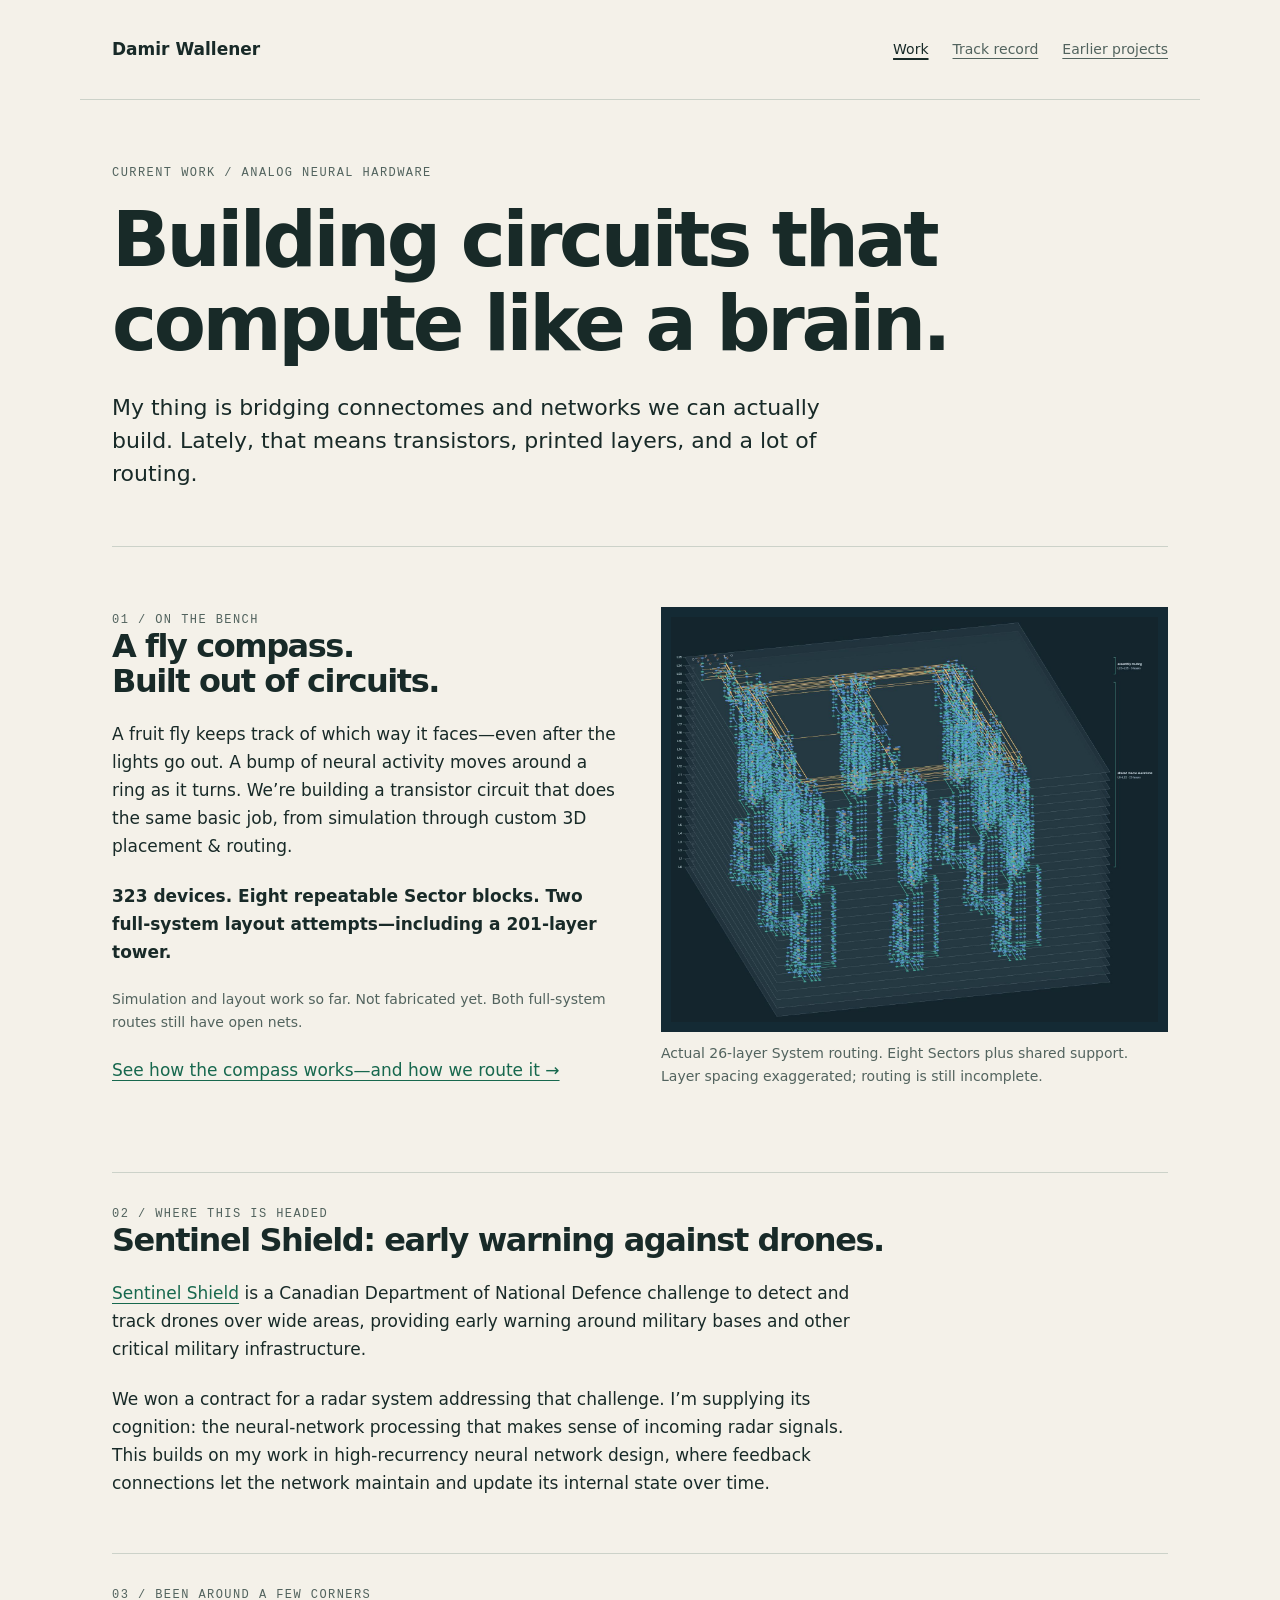
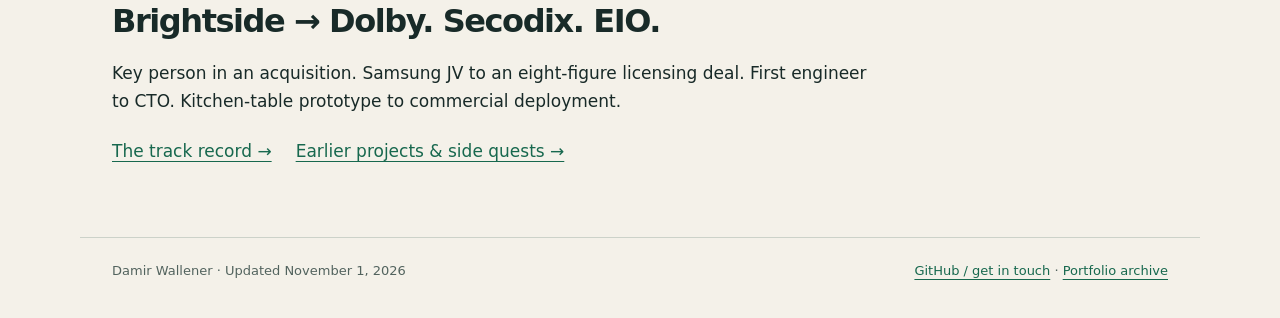
<file: index.html>
<!doctype html><html lang="en"><head><meta charset="utf-8"><meta name="viewport" content="width=device-width, initial-scale=1"><meta name="description" content="Damir Wallener — engineering, startups, analog neural circuits and the work that came before."><title>Work · Damir Wallener</title><link rel="stylesheet" href="assets/site.css?v=3"></head><body><a class="skip" href="#main">Skip to content</a><header><a class="name" href="index.html">Damir Wallener</a><nav aria-label="Main navigation"><a href="index.html" aria-current="page">Work</a><a href="experience.html">Track record</a><a href="projects.html">Earlier projects</a></nav></header><main id="main"><div class="eyebrow">Current work / analog neural hardware</div><h1>Building circuits that<br>compute like a brain.</h1><p class="lead">My thing is bridging connectomes and networks we can actually build. Lately, that means transistors, printed layers, and a lot of routing.</p><section class="section feature"><div><div class="eyebrow">01 / On the bench</div><h2>A fly compass.<br>Built out of circuits.</h2><p>A fruit fly keeps track of which way it faces—even after the lights go out. A bump of neural activity moves around a ring as it turns. We’re building a transistor circuit that does the same basic job, from simulation through custom 3D placement &amp; routing.</p><p><strong>323 devices. Eight repeatable Sector blocks. Two full-system layout attempts—including a 201-layer tower.</strong></p><p class="small">Simulation and layout work so far. Not fabricated yet. Both full-system routes still have open nets.</p><a href="circuits.html">See how the compass works—and how we route it →</a></div><figure><img src="assets/route-system.png" alt="Actual place-and-route result: eight Sector stacks and shared support arranged side by side."><figcaption>Actual 26-layer System routing. Eight Sectors plus shared support. Layer spacing exaggerated; routing is still incomplete.</figcaption></figure></section><section class="section"><div class="eyebrow">02 / Where this is headed</div><h2>Sentinel Shield: early warning against drones.</h2><p><a href="https://www.canada.ca/en/department-national-defence/programs/defence-ideas/element/point/challenges/sentinel-shield-wide-area-detection-for-early-warning-against-uncrewed-aerial-systems.html">Sentinel Shield</a> is a Canadian Department of National Defence challenge to detect and track drones over wide areas, providing early warning around military bases and other critical military infrastructure.</p><p>We won a contract for a radar system addressing that challenge. I’m supplying its cognition: the neural-network processing that makes sense of incoming radar signals. This builds on my work in high-recurrency neural network design, where feedback connections let the network maintain and update its internal state over time.</p></section><section class="section"><div class="eyebrow">03 / Been around a few corners</div><h2>Brightside → Dolby. Secodix. EIO.</h2><p>Key person in an acquisition. Samsung JV to an eight-figure licensing deal. First engineer to CTO. Kitchen-table prototype to commercial deployment.</p><div class="links"><a href="experience.html">The track record →</a><a href="projects.html">Earlier projects &amp; side quests →</a></div></section></main><footer><span>Damir Wallener · Updated November 1, 2026</span><span><a href="https://github.com/dwallener">GitHub / get in touch</a> · <a href="archive.html">Portfolio archive</a></span></footer></body></html>
</file>
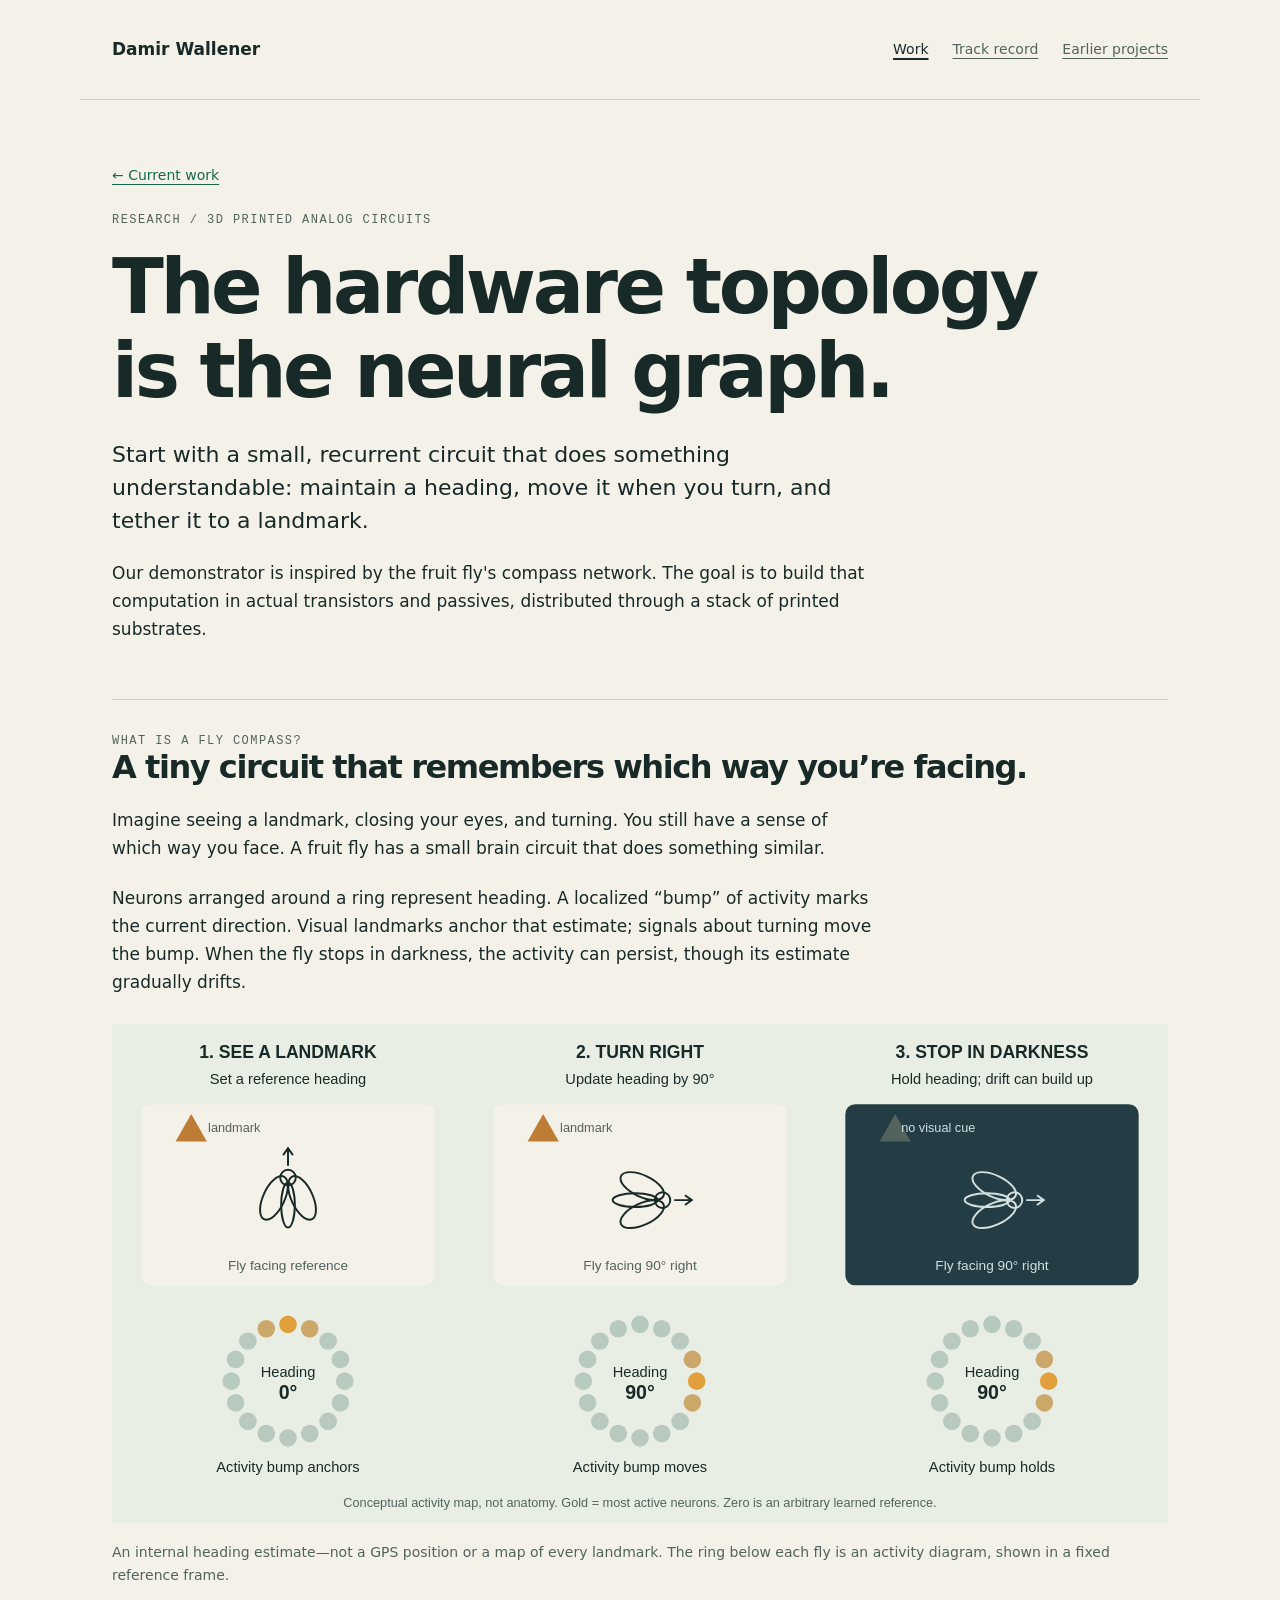
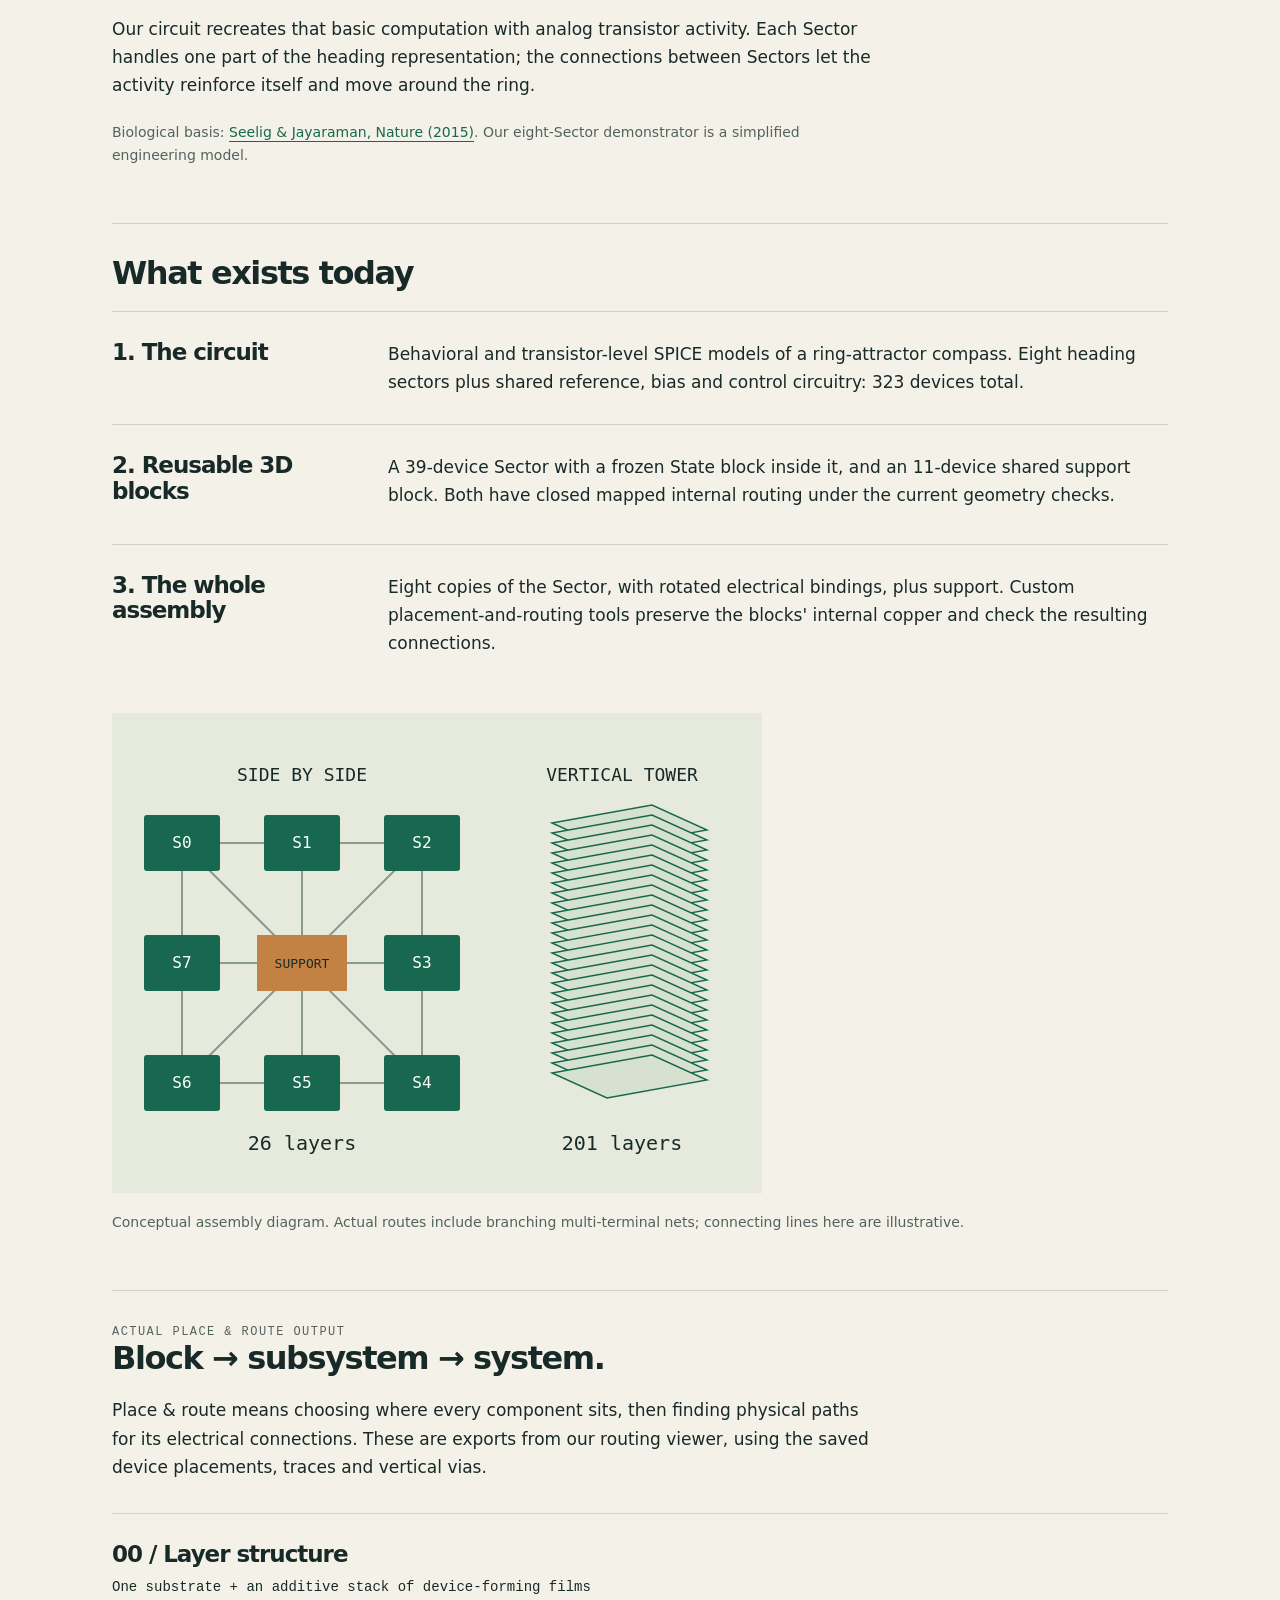
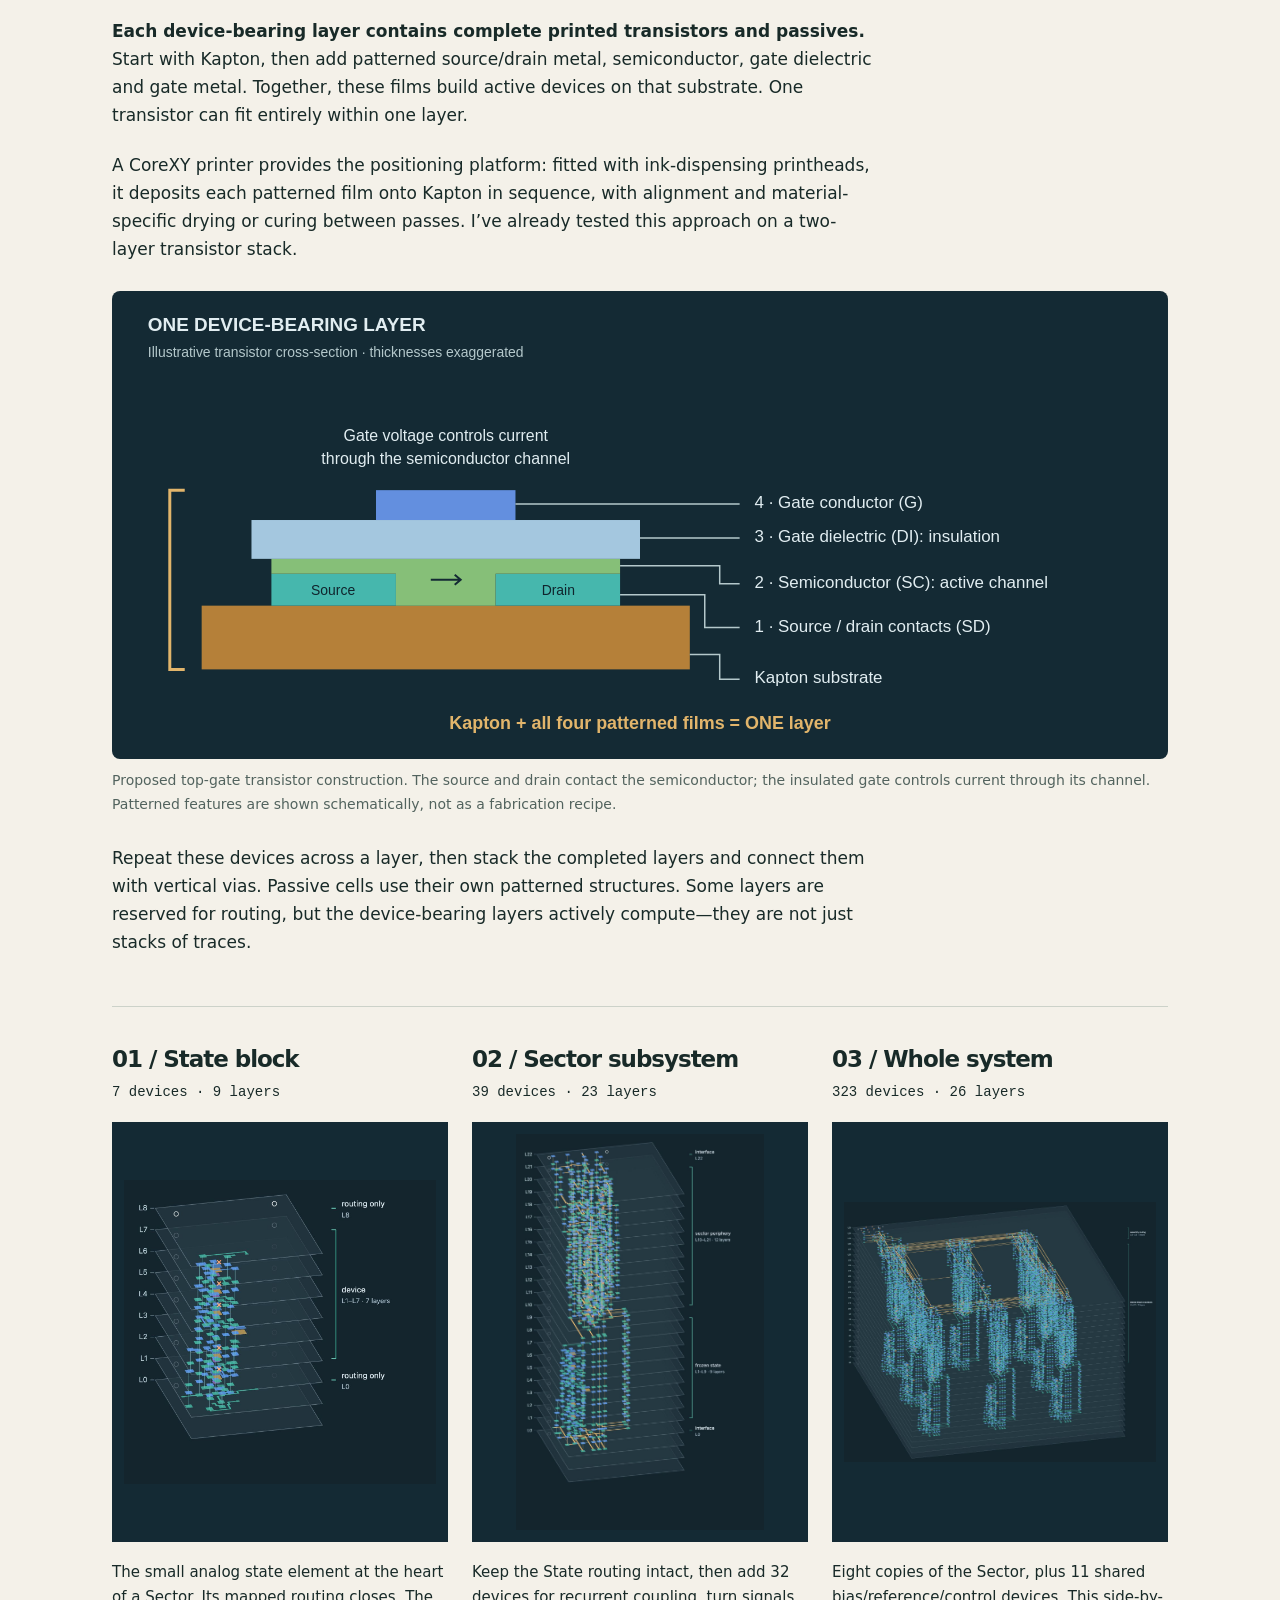
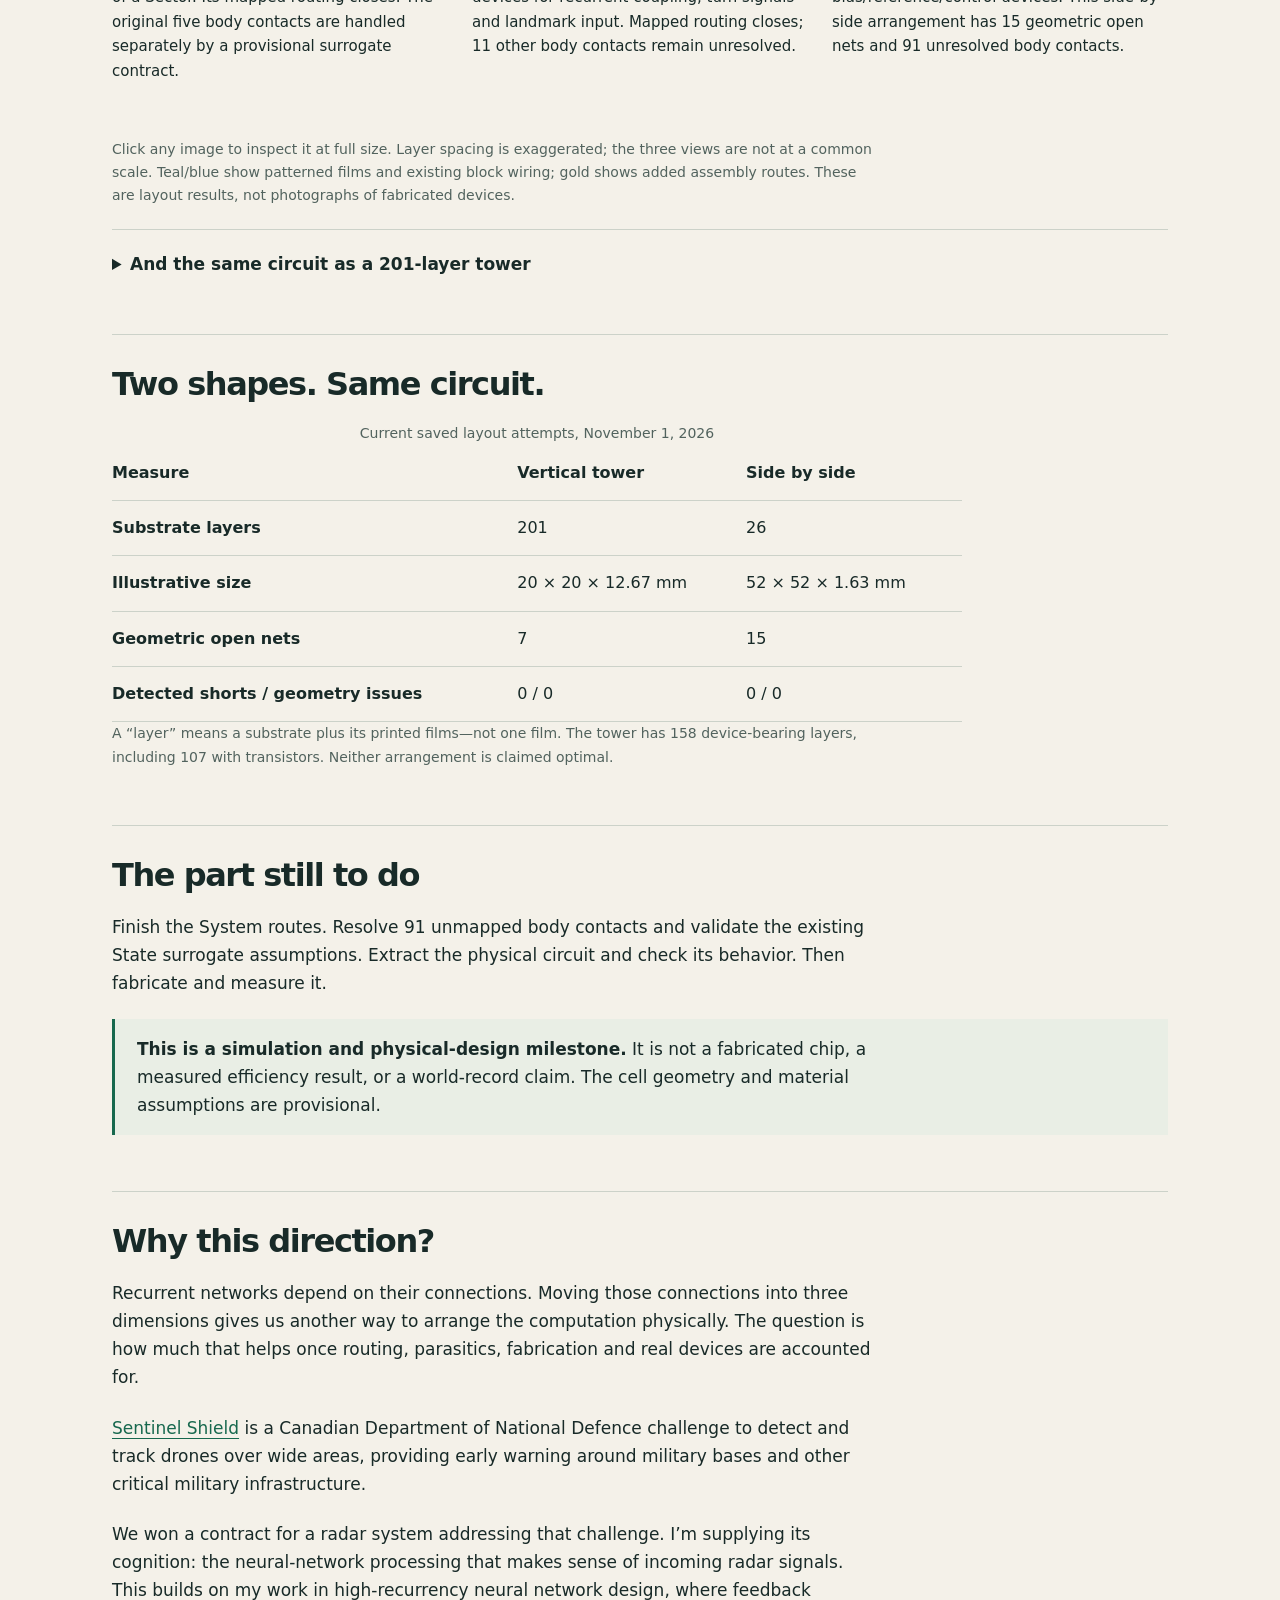
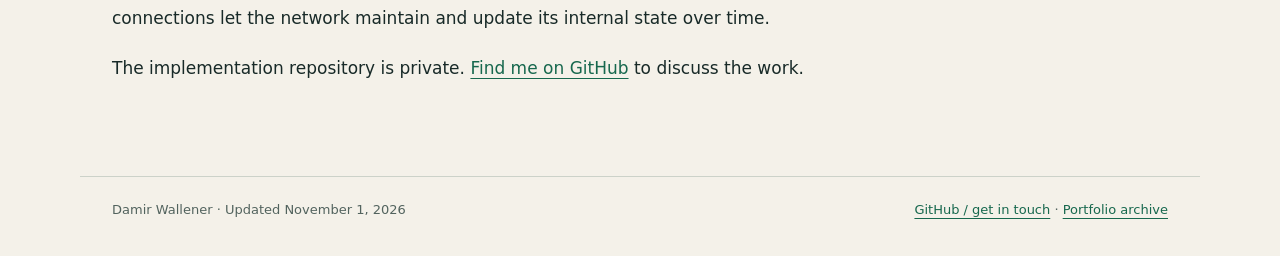
<file: circuits.html>
<!doctype html><html lang="en"><head><meta charset="utf-8"><meta name="viewport" content="width=device-width, initial-scale=1"><meta name="description" content="Damir Wallener — engineering, startups, analog neural circuits and the work that came before."><title>3D analog neural circuits · Damir Wallener</title><link rel="stylesheet" href="assets/site.css?v=3"></head><body><a class="skip" href="#main">Skip to content</a><header><a class="name" href="index.html">Damir Wallener</a><nav aria-label="Main navigation"><a href="index.html" aria-current="page">Work</a><a href="experience.html">Track record</a><a href="projects.html">Earlier projects</a></nav></header><main id="main"><p class="breadcrumbs"><a href="index.html">← Current work</a></p><div class="eyebrow">Research / 3D printed analog circuits</div><h1>The hardware topology<br>is the neural graph.</h1><p class="lead">Start with a small, recurrent circuit that does something understandable: maintain a heading, move it when you turn, and tether it to a landmark.</p><p>Our demonstrator is inspired by the fruit fly's compass network. The goal is to build that computation in actual transistors and passives, distributed through a stack of printed substrates.</p><section class="section" id="fly-compass"><div class="eyebrow">What is a fly compass?</div><h2>A tiny circuit that remembers which way you’re facing.</h2><p>Imagine seeing a landmark, closing your eyes, and turning. You still have a sense of which way you face. A fruit fly has a small brain circuit that does something similar.</p><p>Neurons arranged around a ring represent heading. A localized “bump” of activity marks the current direction. Visual landmarks anchor that estimate; signals about turning move the bump. When the fly stops in darkness, the activity can persist, though its estimate gradually drifts.</p><figure><a href="assets/fly-compass.svg"><img src="assets/fly-compass.svg" alt="Three moments: a landmark anchors the heading, a right turn moves the activity bump, and stopping in darkness preserves the new heading." width="1080" height="510" loading="lazy"></a><figcaption>An internal heading estimate—not a GPS position or a map of every landmark. The ring below each fly is an activity diagram, shown in a fixed reference frame.</figcaption></figure><p>Our circuit recreates that basic computation with analog transistor activity. Each Sector handles one part of the heading representation; the connections between Sectors let the activity reinforce itself and move around the ring.</p><p class="small">Biological basis: <a href="https://www.nature.com/articles/nature14446">Seelig &amp; Jayaraman, Nature (2015)</a>. Our eight-Sector demonstrator is a simplified engineering model.</p></section><section class="section"><h2>What exists today</h2><div class="rows"><article><h3>1. The circuit</h3><div><p>Behavioral and transistor-level SPICE models of a ring-attractor compass. Eight heading sectors plus shared reference, bias and control circuitry: 323 devices total.</p></div></article><article><h3>2. Reusable 3D blocks</h3><div><p>A 39-device Sector with a frozen State block inside it, and an 11-device shared support block. Both have closed mapped internal routing under the current geometry checks.</p></div></article><article><h3>3. The whole assembly</h3><div><p>Eight copies of the Sector, with rotated electrical bindings, plus support. Custom placement-and-routing tools preserve the blocks' internal copper and check the resulting connections.</p></div></article></div></section><figure><img src="assets/assembly-concept.svg" width="650" height="480" alt="Side-by-side Sector blocks and the vertical tower concept."><figcaption>Conceptual assembly diagram. Actual routes include branching multi-terminal nets; connecting lines here are illustrative.</figcaption></figure><section class="section" id="routing-progression"><div class="eyebrow">Actual place &amp; route output</div><h2>Block → subsystem → system.</h2><p>Place &amp; route means choosing where every component sits, then finding physical paths for its electrical connections. These are exports from our routing viewer, using the saved device placements, traces and vertical vias.</p><article class="layer-structure" id="layer-structure"><h3>00 / Layer structure</h3><p class="route-stat">One substrate + an additive stack of device-forming films</p><p><strong>Each device-bearing layer contains complete printed transistors and passives.</strong> Start with Kapton, then add patterned source/drain metal, semiconductor, gate dielectric and gate metal. Together, these films build active devices on that substrate. One transistor can fit entirely within one layer.</p><p>A CoreXY printer provides the positioning platform: fitted with ink-dispensing printheads, it deposits each patterned film onto Kapton in sequence, with alignment and material-specific drying or curing between passes. I’ve already tested this approach on a two-layer transistor stack.</p><figure><a href="assets/layer-structure.svg"><img src="assets/layer-structure.svg" width="1060" height="470" alt="Cross-section showing a complete transistor built from four printed films on Kapton: source and drain contacts, semiconductor, gate dielectric and gate conductor. The entire stack counts as one layer." loading="lazy"></a><figcaption>Proposed top-gate transistor construction. The source and drain contact the semiconductor; the insulated gate controls current through its channel. Patterned features are shown schematically, not as a fabrication recipe.</figcaption></figure><p>Repeat these devices across a layer, then stack the completed layers and connect them with vertical vias. Passive cells use their own patterned structures. Some layers are reserved for routing, but the device-bearing layers actively compute—they are not just stacks of traces.</p></article><div class="route-grid"><article><h3>01 / State block</h3><p class="route-stat">7 devices · 9 layers</p><a class="route-image" href="assets/route-state.png" aria-label="Open full-size State block routing image"><img src="assets/route-state.png" alt="Actual assembled P&amp;R geometry of the State block, showing printed device layers and vertical connections." loading="lazy"></a><p>The small analog state element at the heart of a Sector. Its mapped routing closes. The original five body contacts are handled separately by a provisional surrogate contract.</p></article><article><h3>02 / Sector subsystem</h3><p class="route-stat">39 devices · 23 layers</p><a class="route-image" href="assets/route-sector.png" aria-label="Open full-size Sector subsystem routing image"><img src="assets/route-sector.png" alt="Actual assembled P&amp;R geometry of the Sector subsystem, showing printed device layers and vertical connections." loading="lazy"></a><p>Keep the State routing intact, then add 32 devices for recurrent coupling, turn signals and landmark input. Mapped routing closes; 11 other body contacts remain unresolved.</p></article><article><h3>03 / Whole system</h3><p class="route-stat">323 devices · 26 layers</p><a class="route-image" href="assets/route-system.png" aria-label="Open full-size Whole system routing image"><img src="assets/route-system.png" alt="Actual assembled P&amp;R geometry of the Whole system, showing printed device layers and vertical connections." loading="lazy"></a><p>Eight copies of the Sector, plus 11 shared bias/reference/control devices. This side-by-side arrangement has 15 geometric open nets and 91 unresolved body contacts.</p></article></div><p class="small">Click any image to inspect it at full size. Layer spacing is exaggerated; the three views are not at a common scale. Teal/blue show patterned films and existing block wiring; gold shows added assembly routes. These are layout results, not photographs of fabricated devices.</p><details class="tower-detail"><summary>And the same circuit as a 201-layer tower</summary><figure><a href="assets/route-tower.png"><img src="assets/route-tower.png" alt="Actual P&amp;R output for the 201-layer vertical System tower" loading="lazy"></a><figcaption>Eight Sectors stacked vertically with shared support and assembly routing. Seven geometric open nets remain; 91 body contacts are unresolved.</figcaption></figure></details></section><section class="section"><h2>Two shapes. Same circuit.</h2><div class="table-wrap"><table><caption class="small">Current saved layout attempts, November 1, 2026</caption><thead><tr><th scope="col">Measure</th><th scope="col">Vertical tower</th><th scope="col">Side by side</th></tr></thead><tbody><tr><th scope="row">Substrate layers</th><td>201</td><td>26</td></tr><tr><th scope="row">Illustrative size</th><td>20 × 20 × 12.67 mm</td><td>52 × 52 × 1.63 mm</td></tr><tr><th scope="row">Geometric open nets</th><td>7</td><td>15</td></tr><tr><th scope="row">Detected shorts / geometry issues</th><td>0 / 0</td><td>0 / 0</td></tr></tbody></table></div><p class="small">A “layer” means a substrate plus its printed films—not one film. The tower has 158 device-bearing layers, including 107 with transistors. Neither arrangement is claimed optimal.</p></section><section class="section"><h2>The part still to do</h2><p>Finish the System routes. Resolve 91 unmapped body contacts and validate the existing State surrogate assumptions. Extract the physical circuit and check its behavior. Then fabricate and measure it.</p><div class="note"><p><strong>This is a simulation and physical-design milestone.</strong> It is not a fabricated chip, a measured efficiency result, or a world-record claim. The cell geometry and material assumptions are provisional.</p></div></section><section class="section"><h2>Why this direction?</h2><p>Recurrent networks depend on their connections. Moving those connections into three dimensions gives us another way to arrange the computation physically. The question is how much that helps once routing, parasitics, fabrication and real devices are accounted for.</p><p><a href="https://www.canada.ca/en/department-national-defence/programs/defence-ideas/element/point/challenges/sentinel-shield-wide-area-detection-for-early-warning-against-uncrewed-aerial-systems.html">Sentinel Shield</a> is a Canadian Department of National Defence challenge to detect and track drones over wide areas, providing early warning around military bases and other critical military infrastructure.</p><p>We won a contract for a radar system addressing that challenge. I’m supplying its cognition: the neural-network processing that makes sense of incoming radar signals. This builds on my work in high-recurrency neural network design, where feedback connections let the network maintain and update its internal state over time.</p><p>The implementation repository is private. <a href="https://github.com/dwallener">Find me on GitHub</a> to discuss the work.</p></section></main><footer><span>Damir Wallener · Updated November 1, 2026</span><span><a href="https://github.com/dwallener">GitHub / get in touch</a> · <a href="archive.html">Portfolio archive</a></span></footer></body></html>
</file>
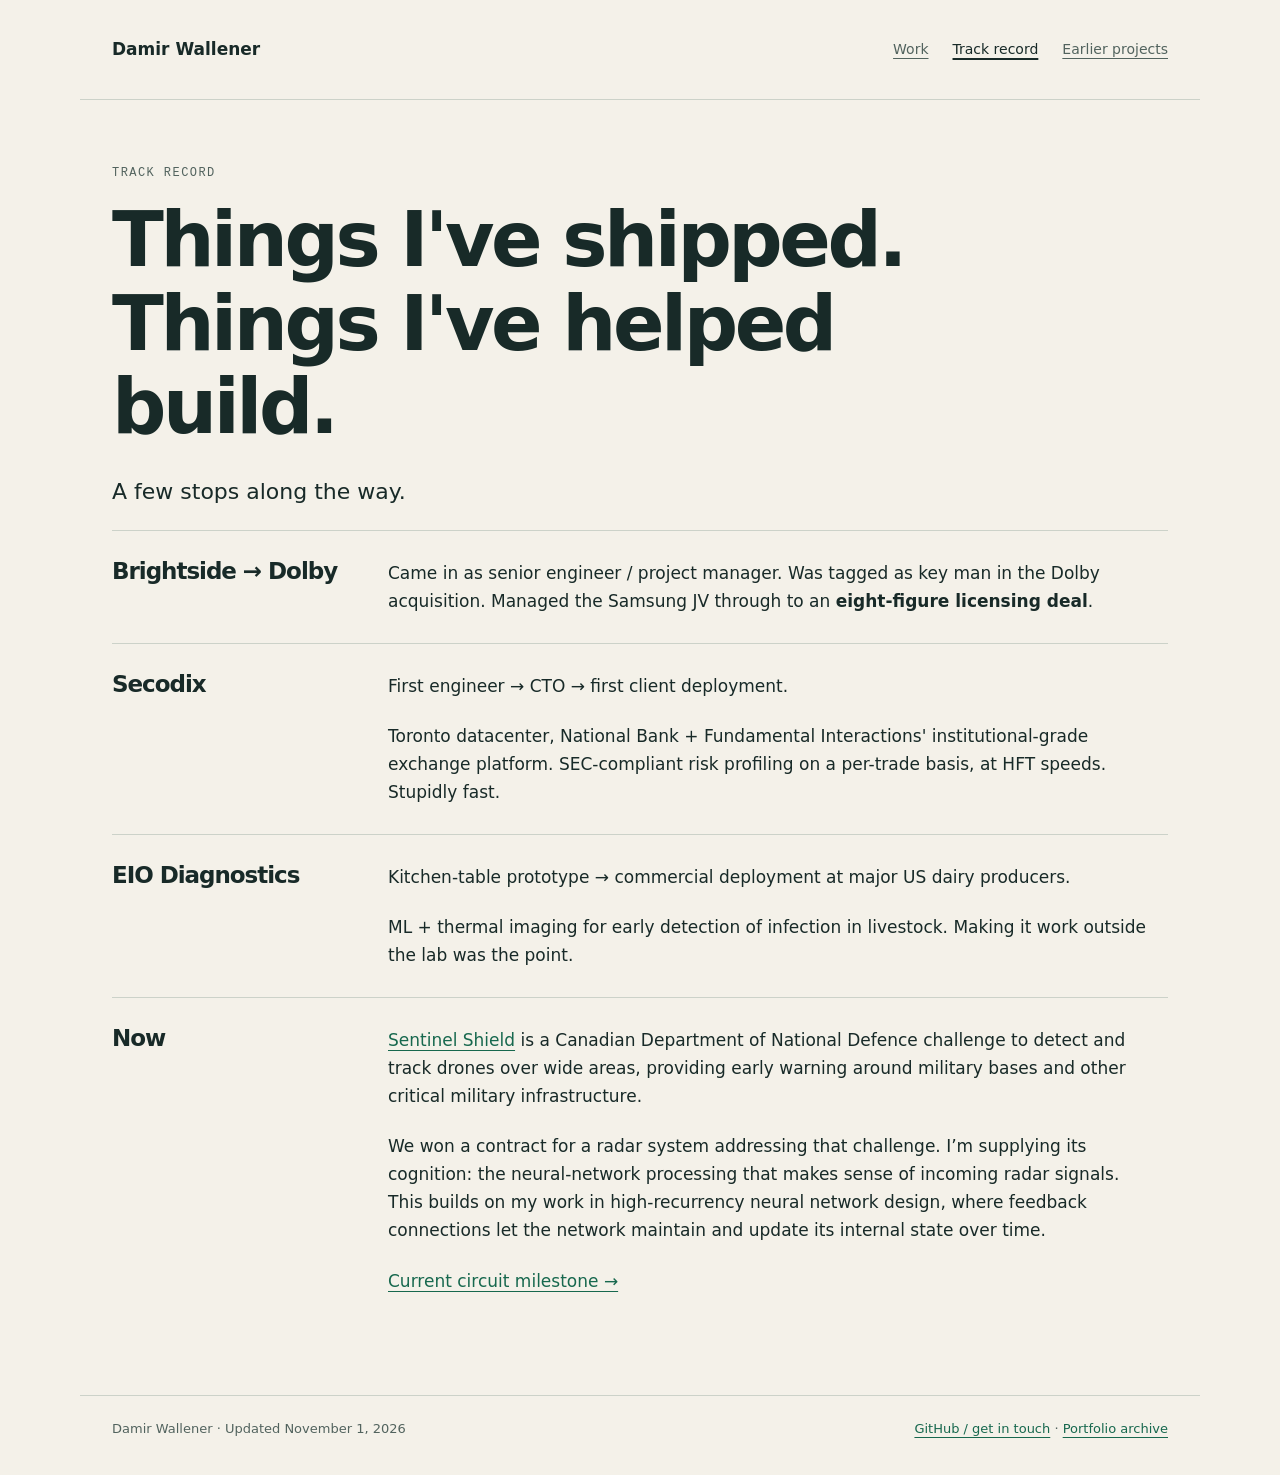
<file: experience.html>
<!doctype html><html lang="en"><head><meta charset="utf-8"><meta name="viewport" content="width=device-width, initial-scale=1"><meta name="description" content="Damir Wallener — engineering, startups, analog neural circuits and the work that came before."><title>Track record · Damir Wallener</title><link rel="stylesheet" href="assets/site.css?v=3"></head><body><a class="skip" href="#main">Skip to content</a><header><a class="name" href="index.html">Damir Wallener</a><nav aria-label="Main navigation"><a href="index.html">Work</a><a href="experience.html" aria-current="page">Track record</a><a href="projects.html">Earlier projects</a></nav></header><main id="main"><div class="eyebrow">Track record</div><h1>Things I've shipped.<br>Things I've helped build.</h1><p class="lead">A few stops along the way.</p><div class="rows"><article><h3>Brightside → Dolby</h3><div><p>Came in as senior engineer / project manager. Was tagged as key man in the Dolby acquisition. Managed the Samsung JV through to an <strong>eight-figure licensing deal</strong>.</p></div></article><article><h3>Secodix</h3><div><p>First engineer → CTO → first client deployment.</p><p>Toronto datacenter, National Bank + Fundamental Interactions' institutional-grade exchange platform. SEC-compliant risk profiling on a per-trade basis, at HFT speeds. Stupidly fast.</p></div></article><article><h3>EIO Diagnostics</h3><div><p>Kitchen-table prototype → commercial deployment at major US dairy producers.</p><p>ML + thermal imaging for early detection of infection in livestock. Making it work outside the lab was the point.</p></div></article><article><h3>Now</h3><div><p><a href="https://www.canada.ca/en/department-national-defence/programs/defence-ideas/element/point/challenges/sentinel-shield-wide-area-detection-for-early-warning-against-uncrewed-aerial-systems.html">Sentinel Shield</a> is a Canadian Department of National Defence challenge to detect and track drones over wide areas, providing early warning around military bases and other critical military infrastructure.</p><p>We won a contract for a radar system addressing that challenge. I’m supplying its cognition: the neural-network processing that makes sense of incoming radar signals. This builds on my work in high-recurrency neural network design, where feedback connections let the network maintain and update its internal state over time.</p><a href="circuits.html">Current circuit milestone →</a></div></article></div></main><footer><span>Damir Wallener · Updated November 1, 2026</span><span><a href="https://github.com/dwallener">GitHub / get in touch</a> · <a href="archive.html">Portfolio archive</a></span></footer></body></html>
</file>
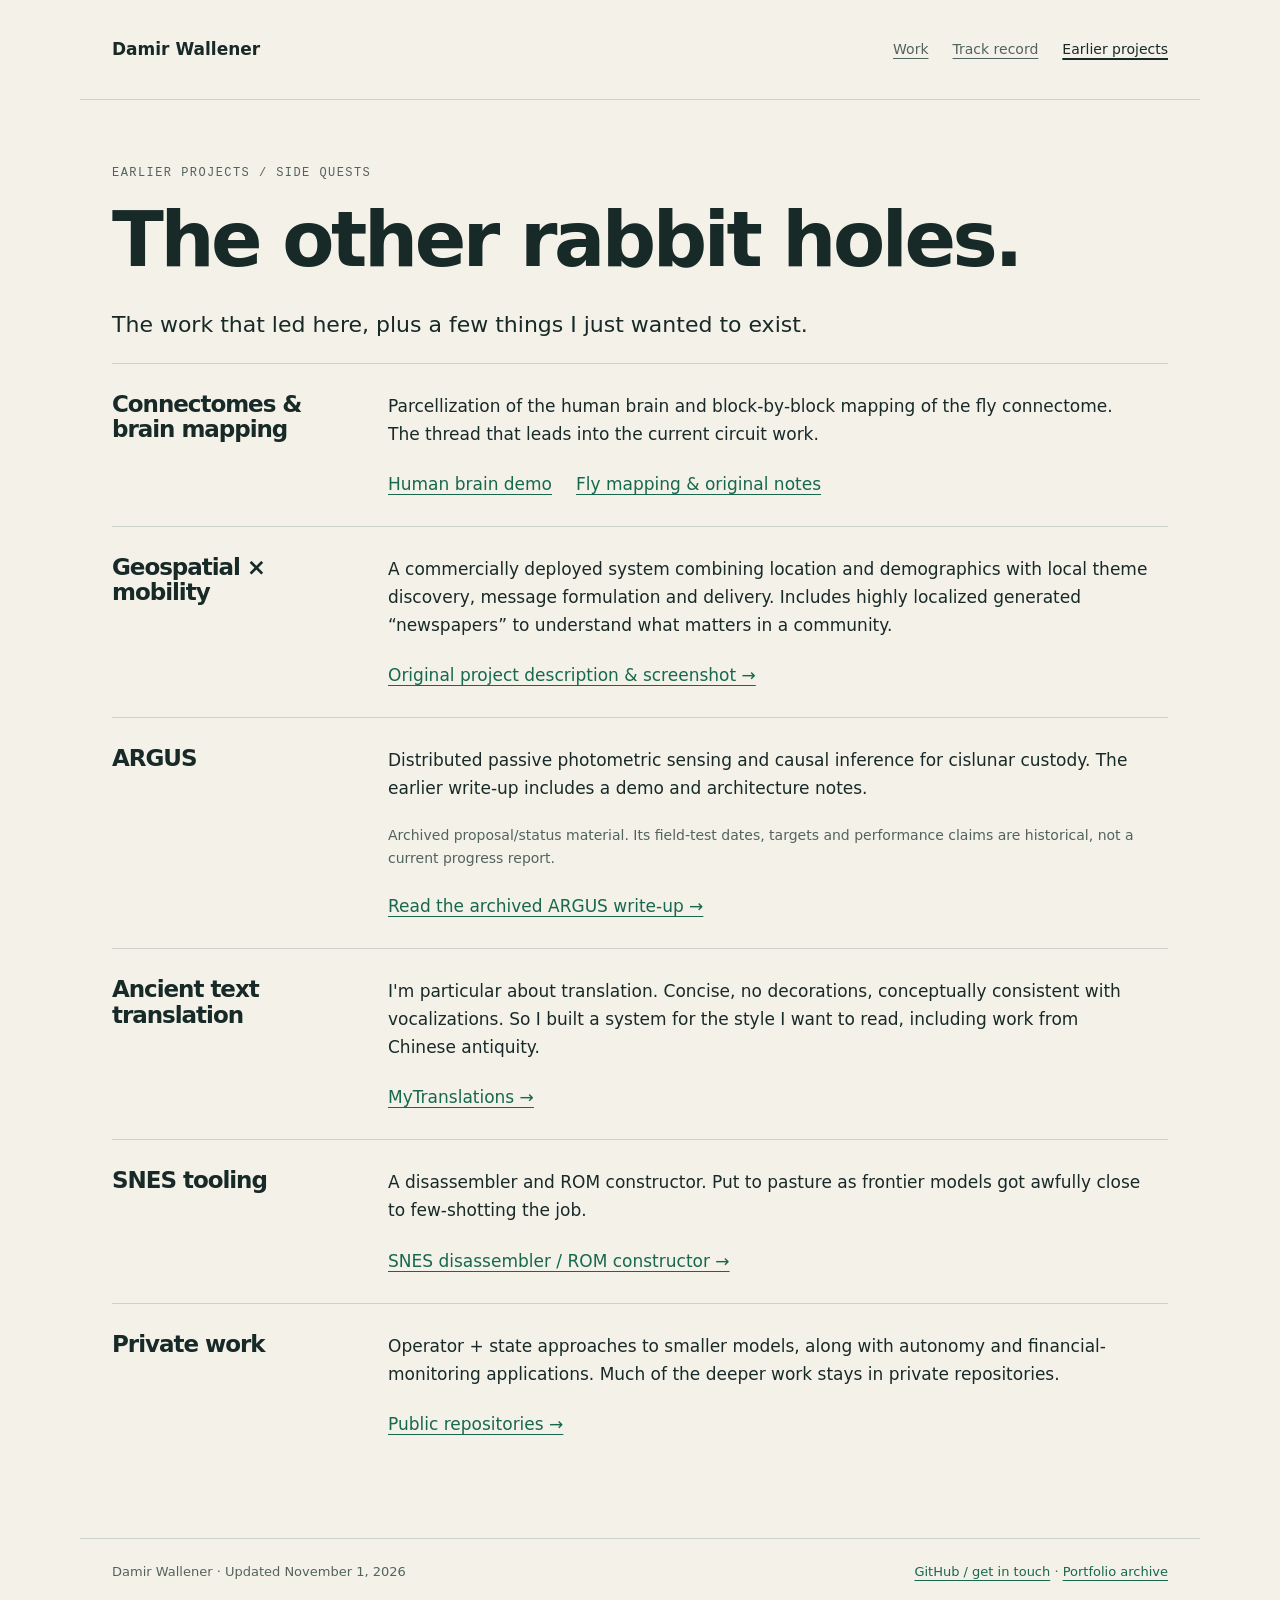
<file: projects.html>
<!doctype html><html lang="en"><head><meta charset="utf-8"><meta name="viewport" content="width=device-width, initial-scale=1"><meta name="description" content="Damir Wallener — engineering, startups, analog neural circuits and the work that came before."><title>Earlier projects · Damir Wallener</title><link rel="stylesheet" href="assets/site.css?v=3"></head><body><a class="skip" href="#main">Skip to content</a><header><a class="name" href="index.html">Damir Wallener</a><nav aria-label="Main navigation"><a href="index.html">Work</a><a href="experience.html">Track record</a><a href="projects.html" aria-current="page">Earlier projects</a></nav></header><main id="main"><div class="eyebrow">Earlier projects / side quests</div><h1>The other rabbit holes.</h1><p class="lead">The work that led here, plus a few things I just wanted to exist.</p><div class="rows"><article><h3>Connectomes &amp; brain mapping</h3><div><p>Parcellization of the human brain and block-by-block mapping of the fly connectome. The thread that leads into the current circuit work.</p><div class="links"><a href="https://streamable.com/r2mo8v">Human brain demo</a><a href="archive.html#connectome-mapping">Fly mapping &amp; original notes</a></div></div></article><article><h3>Geospatial × mobility</h3><div><p>A commercially deployed system combining location and demographics with local theme discovery, message formulation and delivery. Includes highly localized generated “newspapers” to understand what matters in a community.</p><a href="archive.html#geospatial-x-mobility-analysis">Original project description &amp; screenshot →</a></div></article><article><h3>ARGUS</h3><div><p>Distributed passive photometric sensing and causal inference for cislunar custody. The earlier write-up includes a demo and architecture notes.</p><p class="small">Archived proposal/status material. Its field-test dates, targets and performance claims are historical, not a current progress report.</p><a href="archive.html#project-argus-attritable-reconnaissance-global-under-star-surveillance">Read the archived ARGUS write-up →</a></div></article><article><h3>Ancient text translation</h3><div><p>I'm particular about translation. Concise, no decorations, conceptually consistent with vocalizations. So I built a system for the style I want to read, including work from Chinese antiquity.</p><a href="https://github.com/dwallener/MyTranslations">MyTranslations →</a></div></article><article><h3>SNES tooling</h3><div><p>A disassembler and ROM constructor. Put to pasture as frontier models got awfully close to few-shotting the job.</p><a href="https://github.com/dwallener/snes-rom-hack/">SNES disassembler / ROM constructor →</a></div></article><article><h3>Private work</h3><div><p>Operator + state approaches to smaller models, along with autonomy and financial-monitoring applications. Much of the deeper work stays in private repositories.</p><a href="https://github.com/dwallener?tab=repositories">Public repositories →</a></div></article></div></main><footer><span>Damir Wallener · Updated November 1, 2026</span><span><a href="https://github.com/dwallener">GitHub / get in touch</a> · <a href="archive.html">Portfolio archive</a></span></footer></body></html>
</file>
<file: assets/site.css>
:root{--paper:#f4f1e9;--ink:#182a28;--muted:#52635e;--line:#ccd2c9;--accent:#17684e}*{box-sizing:border-box}body{margin:0;background:var(--paper);color:var(--ink);font:17px/1.65 system-ui,-apple-system,sans-serif}a{color:var(--accent);text-underline-offset:4px}a:hover{text-decoration-thickness:2px}a:focus-visible{outline:3px solid #b35f22;outline-offset:5px}.skip{position:absolute;left:16px;top:-100px}.skip:focus{top:12px;background:var(--paper);padding:12px}header,main,footer{max-width:1120px;margin:auto;padding:0 32px}header{display:flex;justify-content:space-between;align-items:center;gap:24px;min-height:100px;border-bottom:1px solid var(--line)}.name{color:var(--ink);font-weight:750;text-decoration:none}nav{display:flex;gap:24px;font-size:14px}nav a{color:var(--muted)}nav a[aria-current]{color:var(--ink);text-decoration-thickness:2px}main{padding-top:64px;padding-bottom:72px}h1,h2,h3{line-height:1.1;letter-spacing:-.045em}h1{font-size:clamp(42px,6vw,76px);font-weight:650;margin:16px 0 26px;max-width:950px}h2{font-size:32px;margin:0 0 20px}h3{font-size:23px;margin:0 0 12px}p{max-width:760px;margin:0 0 22px}.lead{font-size:22px;line-height:1.5;max-width:760px}.eyebrow{font:12px/1.5 ui-monospace,monospace;letter-spacing:.12em;text-transform:uppercase;color:var(--muted)}.section{border-top:1px solid var(--line);margin-top:56px;padding-top:32px}.feature{display:grid;grid-template-columns:1fr 1fr;gap:42px;align-items:center}.feature img{width:100%;display:block}.links{display:flex;gap:24px;flex-wrap:wrap}.note{border-left:3px solid var(--accent);padding:16px 22px;background:#e9eee5}.note p:last-child{margin-bottom:0}.small,figcaption{font-size:14px;color:var(--muted)}figure{margin:28px 0}figure img{max-width:100%;height:auto}figcaption{margin-top:10px}.rows article{display:grid;grid-template-columns:240px 1fr;gap:36px;padding:28px 0;border-top:1px solid var(--line)}.rows article p:last-child{margin-bottom:0}.rows article h3{font-size:23px}table{border-collapse:collapse;width:100%;max-width:850px;font-size:16px}th,td{text-align:left;border-bottom:1px solid var(--line);padding:14px 12px 14px 0}th{font-weight:600}.table-wrap{overflow-x:auto}.breadcrumbs{font-size:14px;margin-bottom:24px}.archive{max-width:850px}.archive img{max-width:100%;height:auto}.archive pre{overflow:auto;padding:20px;background:#e6e8df;font-size:12px}.archive h2,.archive h3{margin-top:40px}.archive a{overflow-wrap:anywhere}footer{border-top:1px solid var(--line);padding-top:22px;padding-bottom:36px;display:flex;gap:20px;justify-content:space-between;font-size:13px;color:var(--muted)}@media(max-width:650px){header,main,footer{padding-left:20px;padding-right:20px}header{align-items:flex-start;flex-direction:column;justify-content:center;gap:10px;padding-top:20px;padding-bottom:20px}nav{gap:18px;flex-wrap:wrap}main{padding-top:36px}.feature{grid-template-columns:1fr;gap:20px}.rows article{grid-template-columns:1fr;gap:12px}.lead{font-size:20px}footer{flex-direction:column;gap:8px}h2{font-size:28px}}

.route-grid{display:grid;grid-template-columns:repeat(3,minmax(0,1fr));gap:24px;margin:32px 0}.route-grid h3{font-size:23px}.route-stat{font:14px ui-monospace,monospace}.route-image{display:flex;background:#142a34;align-items:center;justify-content:center;height:420px;padding:12px;margin:18px 0}.route-image img{width:100%;height:100%;object-fit:contain}.route-grid article>p:last-child{font-size:15px}.tower-detail{border-top:1px solid var(--line);padding-top:20px}.tower-detail summary{cursor:pointer;font-weight:650}.tower-detail img{display:block;max-height:900px;margin:auto;background:#142a34}.feature img[src*="route-"]{background:#142a34;padding:10px}@media(max-width:800px){.route-grid{grid-template-columns:1fr}.route-image{height:480px}}

.layer-structure{margin:32px 0 40px;padding:28px 0;border-top:1px solid var(--line);border-bottom:1px solid var(--line)}.layer-structure figure img{display:block;width:100%}
</file>
